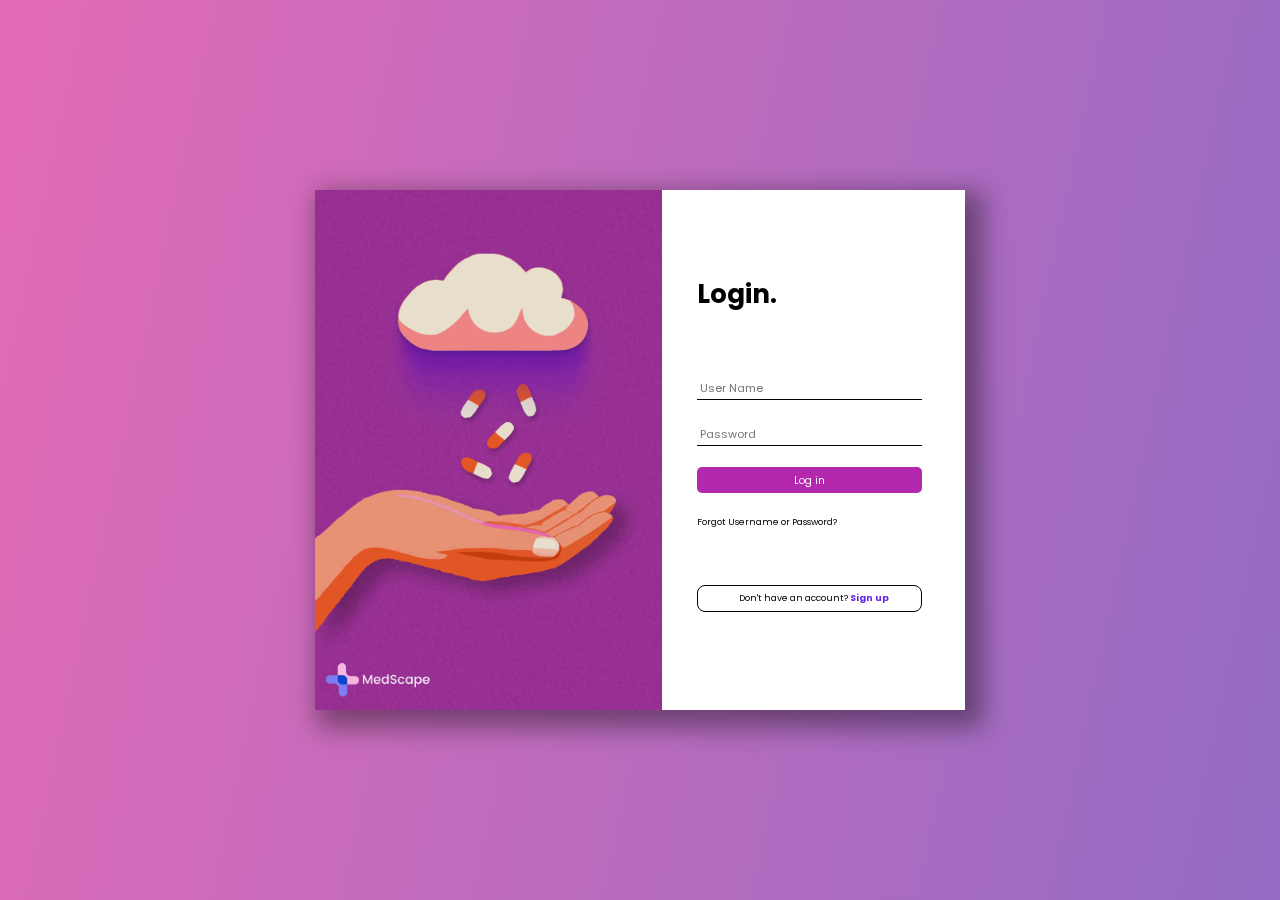
<file: index.html>
<!DOCTYPE html>
<html>
<head>
    <title>Login</title>
    <meta charset="UTF-8"/>
    <meta name="author" content="jeswin"/>
    <meta name="description" content="online pharmaceutical website"/>
    <meta name="keywords" content="MedScape,Online,Doctor,Medicine"/>
    <meta name="viewport" content="width=device.width,initial-scale=1.0"/>
    <link rel="stylesheet" type="text/css" href="css/styles.css"/>
    <link rel="stylesheet" href="https://cdnjs.cloudflare.com/ajax/libs/font-awesome/5.15.3/css/all.min.css">
</head>
<body>
    <div class="container"> 
        <div class="box">
            <div class="box-left">
                <img src="logo/login_screen_image.png" alt="Login Image">
            </div>
            <div class="box-right">
                <h2 class="login-heading">Login.</h2>
                <form class="login-form">
                    <div class="login-field">
                        <input type="text" name="username" placeholder="User Name">
                    </div>
                    <div class="login-field">
                        <input type="password" name="password" placeholder="Password">
                    </div>
                    <button type="submit" class="button-login-submit">
                        <span class="button-text">Log in</span>
                    </button>
                    <div class="forgot-password-field">
                        <a href="#">Forgot Username or Password?</a>
                    </div>
                    <div class="signup-text">
                        <p>Don't have an account? <a href="#">Sign up</a></p>
                    </div>
                </form>
            </div>
        </div>
    </div>
    <script src="js/scripts.js"></script>
</body>
</html>
</file>
<file: css/styles.css>
@import url('https://fonts.googleapis.com/css?family=Poppins&display=swap');

* {
    box-sizing: border-box;
    margin: 0;
    padding: 0;
    font-family: 'Poppins', sans-serif;
}

body {
    background: linear-gradient(102deg,#e46bb7, #656ccc, #9d5df1, #e46bb7);
	animation: gradientAnimation 13s ease-in-out infinite;
	background-size: 500% 300%;
	height: 100vh;
    margin: 0;
}

@keyframes gradientAnimation {
    0% {
        background-position: 0% 50%;
    }
    50% {
        background-position: 100% 60%;
    }
    100% {
        background-position: 0% 50%;
    }
}


.container {
    display: flex;
    align-items: center;
    justify-content: center;
    min-height: 100vh;
}

.box {
    display: flex;
    background-color: rgb(255, 255, 255);
    position: fixed;
	height: 520px;
    width: 100%;
	max-width: 650px;
	box-shadow: 10px 10px 24px 8px #00000064;
    overflow: hidden;
}

.box-left {
    display: flex;
    justify-content: center;
    align-items: center;
}

.box-left img {
    width: 100%;
    height: 100%;
    object-fit: cover;
}

.box-right {
    display: flex;
    justify-content: top;
    align-items: left;
    flex-direction: column;
}

.login-heading {
	padding-top: 85px;
	padding-left: 35px;
    font-weight: bold;
    font-size: 26px;
}

.login-form {
    padding-top: 60px;
    padding-left: 35px;
    padding-right: 30px;
    display: flex;
    flex-direction: column;
    gap: 20px;
}

.login-field input {
    width: 100%;
    padding-left: 3px;
    padding-bottom: 2px;
    border: none;
    border-bottom: 1px solid #000000;
    font-size: 11px;
    color: #000000;
	outline: none;
}

.login-field input:-webkit-autofill{
	-webkit-box-shadow: 0 0 0px 1000px white inset;
}	

.button-login-submit {
    background-color: #b428ad;
    border: 0px;
    border-radius: 5px;
    padding: 3px;
    padding-left: 82px;
    padding-right: 82px;
    margin-top: 1px;
	transition: transform 0.2s ease;
}

.button-login-submit:hover {
	transform: translateY(-1px)
	scale(1.01);
	background-color: #d331cb;
	box-shadow: 3px 3px 9px 1px #00000027;
}

.button-text{
    color: #ffffff;
    font-size: 10px;
}
 
.button-login-submit:active {
	background-color: #d043c9;
}	

.button-login-submit:hover .button-text {
	color: #fff5fe;
}	

.forgot-password-field {
    padding-top: 3px;
    padding-bottom: 20px;
    font-size: 9px;
	
}

.forgot-password-field a {
    color: #000000;
	text-decoration: none;
	position: relative;
}

.forgot-password-field a::after {
    content: '';
	position: absolute;
	width: 0;
	height: 1px;
	bottom: -1px;
	left: 0;
	background-color: #a009736c;
	transition: width 0.2s ease-in-out;
}

.forgot-password-field a:hover {
    color: #a00973;
}

.forgot-password-field a:hover::after {
    width: 100%;
}

.signup-text {
    padding: 6px;
    padding-left: 41px;
    padding-right: 32px;
    border: 1px solid #000000;
    border-radius: 8px;
    font-size: 9px;
    color: #000000;
    margin-top: 16px;
}


.signup-text a {
    font-weight: bold;
    text-decoration-line: none;
    color: #6524EF;
	transition: color 3ms ease;
}

.signup-text a:hover {
    color: #911151;
}
</file>
